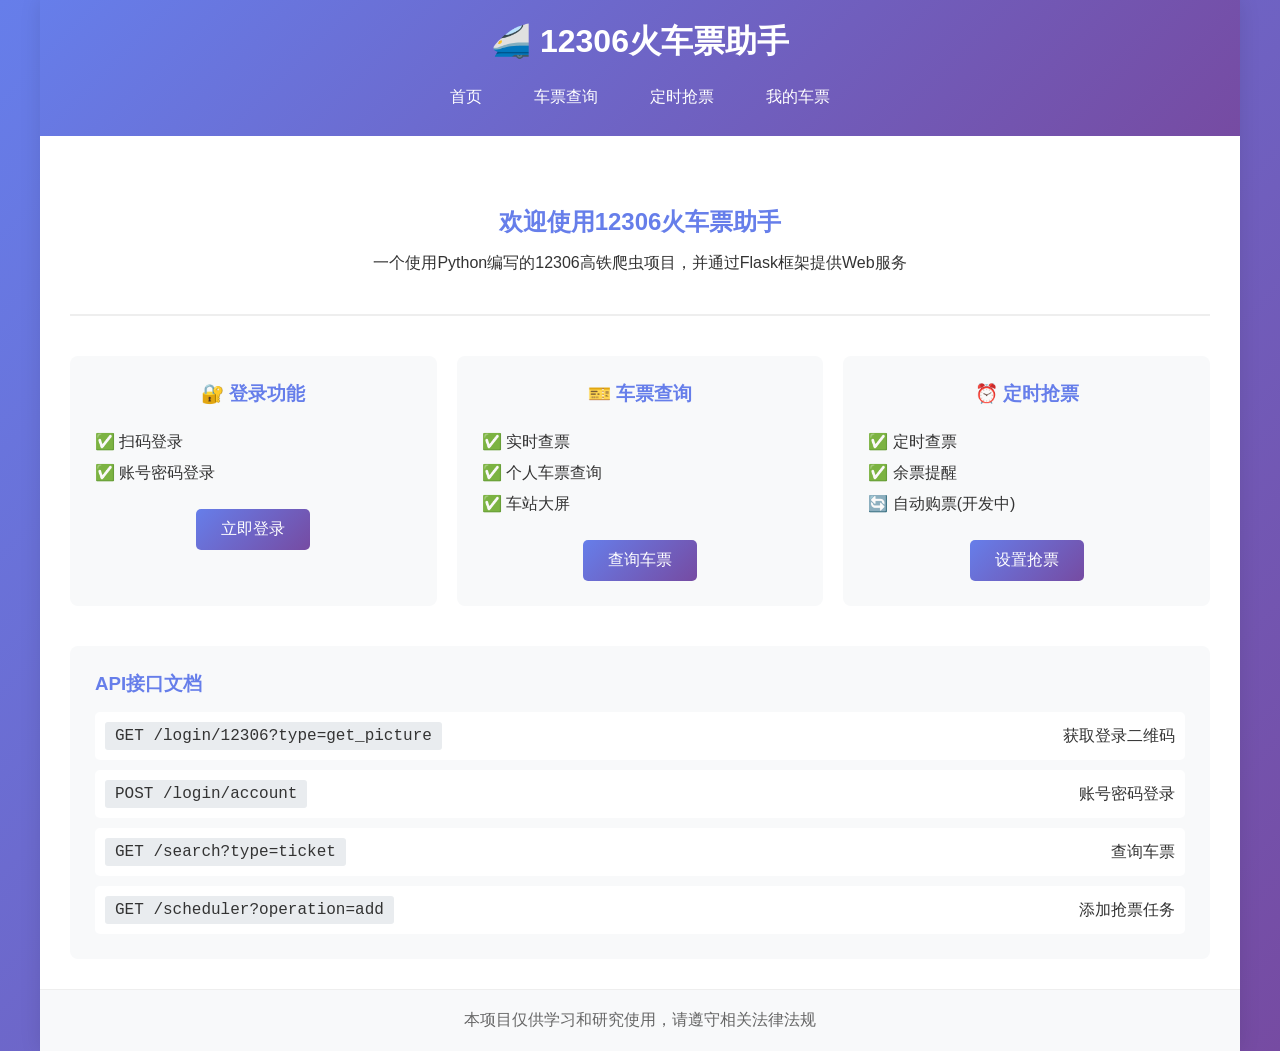
<file: templates/index.html>
<!DOCTYPE html>
<html lang="zh-CN">
<head>
    <meta charset="UTF-8">
    <meta name="viewport" content="width=device-width, initial-scale=1.0">
    <title>12306火车票助手 - 首页</title>
    <link rel="stylesheet" href="/static/css/style.css">
</head>
<body>
    <div class="container">
        <header>
            <h1>🚄 12306火车票助手</h1>
            <nav>
                <a href="/">首页</a>
                <a href="/ui/search">车票查询</a>
                <a href="/ui/schedule">定时抢票</a>
                <a href="/ui/my_tickets">我的车票</a>
            </nav>
        </header>

        <main>
            <div class="welcome-section">
                <h2>欢迎使用12306火车票助手</h2>
                <p>一个使用Python编写的12306高铁爬虫项目，并通过Flask框架提供Web服务</p>
            </div>

            <div class="features">
                <div class="feature-card">
                    <h3>🔐 登录功能</h3>
                    <ul>
                        <li>✅ 扫码登录</li>
                        <li>✅ 账号密码登录</li>
                    </ul>
                    <a href="/ui/login" class="btn">立即登录</a>
                </div>

                <div class="feature-card">
                    <h3>🎫 车票查询</h3>
                    <ul>
                        <li>✅ 实时查票</li>
                        <li>✅ 个人车票查询</li>
                        <li>✅ 车站大屏</li>
                    </ul>
                    <a href="/ui/search" class="btn">查询车票</a>
                </div>

                <div class="feature-card">
                    <h3>⏰ 定时抢票</h3>
                    <ul>
                        <li>✅ 定时查票</li>
                        <li>✅ 余票提醒</li>
                        <li>🔄 自动购票(开发中)</li>
                    </ul>
                    <a href="/ui/schedule" class="btn">设置抢票</a>
                </div>
            </div>

            <div class="api-info">
                <h3>API接口文档</h3>
                <div class="api-list">
                    <div class="api-item">
                        <code>GET /login/12306?type=get_picture</code>
                        <span>获取登录二维码</span>
                    </div>
                    <div class="api-item">
                        <code>POST /login/account</code>
                        <span>账号密码登录</span>
                    </div>
                    <div class="api-item">
                        <code>GET /search?type=ticket</code>
                        <span>查询车票</span>
                    </div>
                    <div class="api-item">
                        <code>GET /scheduler?operation=add</code>
                        <span>添加抢票任务</span>
                    </div>
                </div>
            </div>
        </main>

        <footer>
            <p>本项目仅供学习和研究使用，请遵守相关法律法规</p>
        </footer>
    </div>
</body>
</html>
</file>
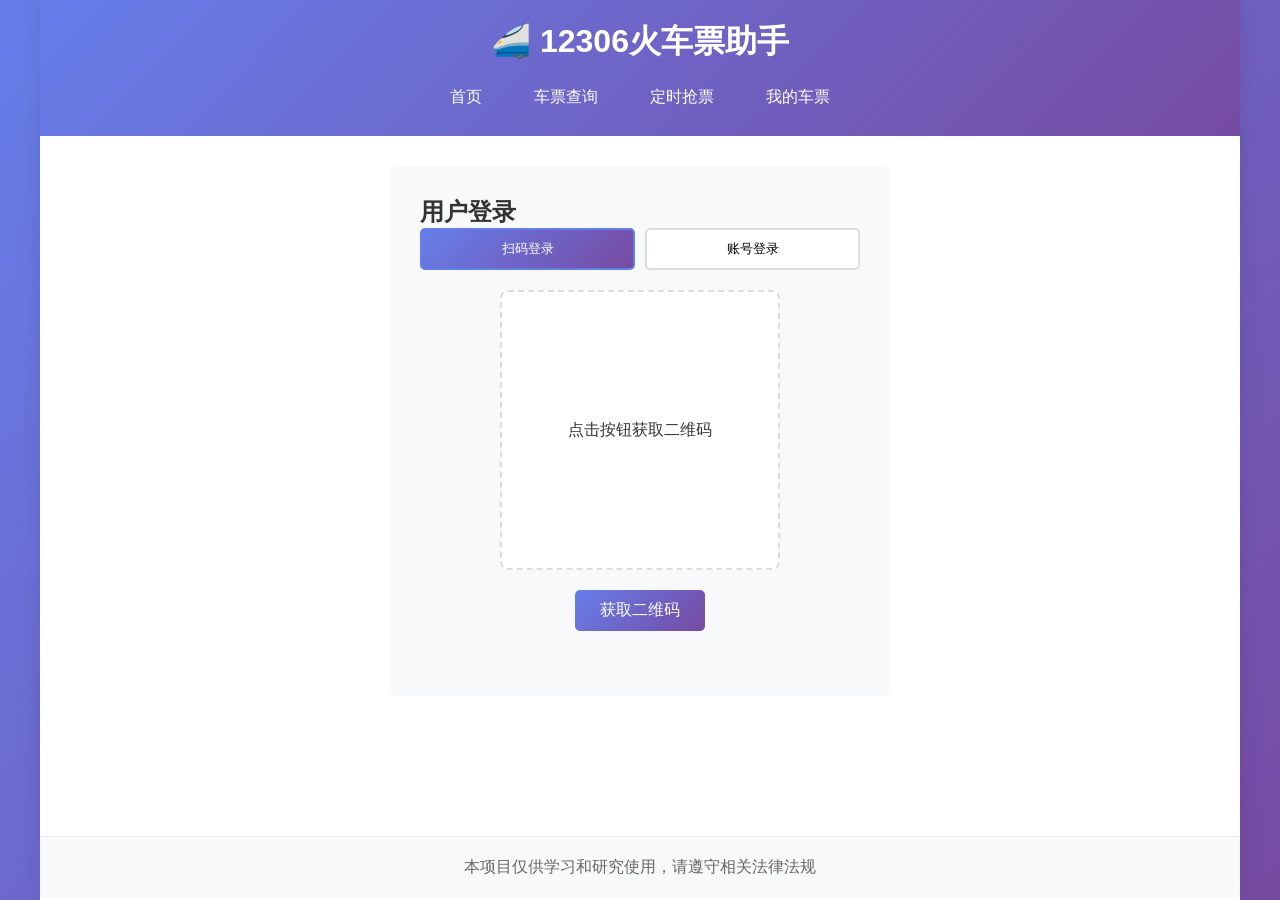
<file: templates/login.html>
<!DOCTYPE html>
<html lang="zh-CN">
<head>
    <meta charset="UTF-8">
    <meta name="viewport" content="width=device-width, initial-scale=1.0">
    <title>登录 - 12306火车票助手</title>
    <link rel="stylesheet" href="/static/css/style.css">
</head>
<body>
    <div class="container">
        <header>
            <h1>🚄 12306火车票助手</h1>
            <nav>
                <a href="/">首页</a>
                <a href="/ui/search">车票查询</a>
                <a href="/ui/schedule">定时抢票</a>
                <a href="/ui/my_tickets">我的车票</a>
            </nav>
        </header>

        <main>
            <div class="login-container">
                <h2>用户登录</h2>

                <div class="login-tabs">
                    <button class="tab-btn active" onclick="showTab('qr')">扫码登录</button>
                    <button class="tab-btn" onclick="showTab('account')">账号登录</button>
                </div>

                <div id="qr-login" class="login-tab active">
                    <div class="qr-section">
                        <div id="qr-code" class="qr-placeholder">
                            <p>点击按钮获取二维码</p>
                        </div>
                        <button onclick="getQRCode()" class="btn">获取二维码</button>
                        <p id="qr-status" class="status-text"></p>
                    </div>
                </div>

                <div id="account-login" class="login-tab">
                    <form id="account-form">
                        <div class="form-group">
                            <label>用户名</label>
                            <input type="text" id="username" name="username" placeholder="请输入12306用户名" required>
                        </div>
                        <div class="form-group">
                            <label>密码</label>
                            <input type="password" id="password" name="password" placeholder="请输入密码" required>
                        </div>
                        <button type="submit" class="btn">登录</button>
                        <p id="account-status" class="status-text"></p>
                    </form>
                </div>
            </div>
        </main>

        <footer>
            <p>本项目仅供学习和研究使用，请遵守相关法律法规</p>
        </footer>
    </div>

    <script src="/static/js/login.js"></script>
</body>
</html>
</file>
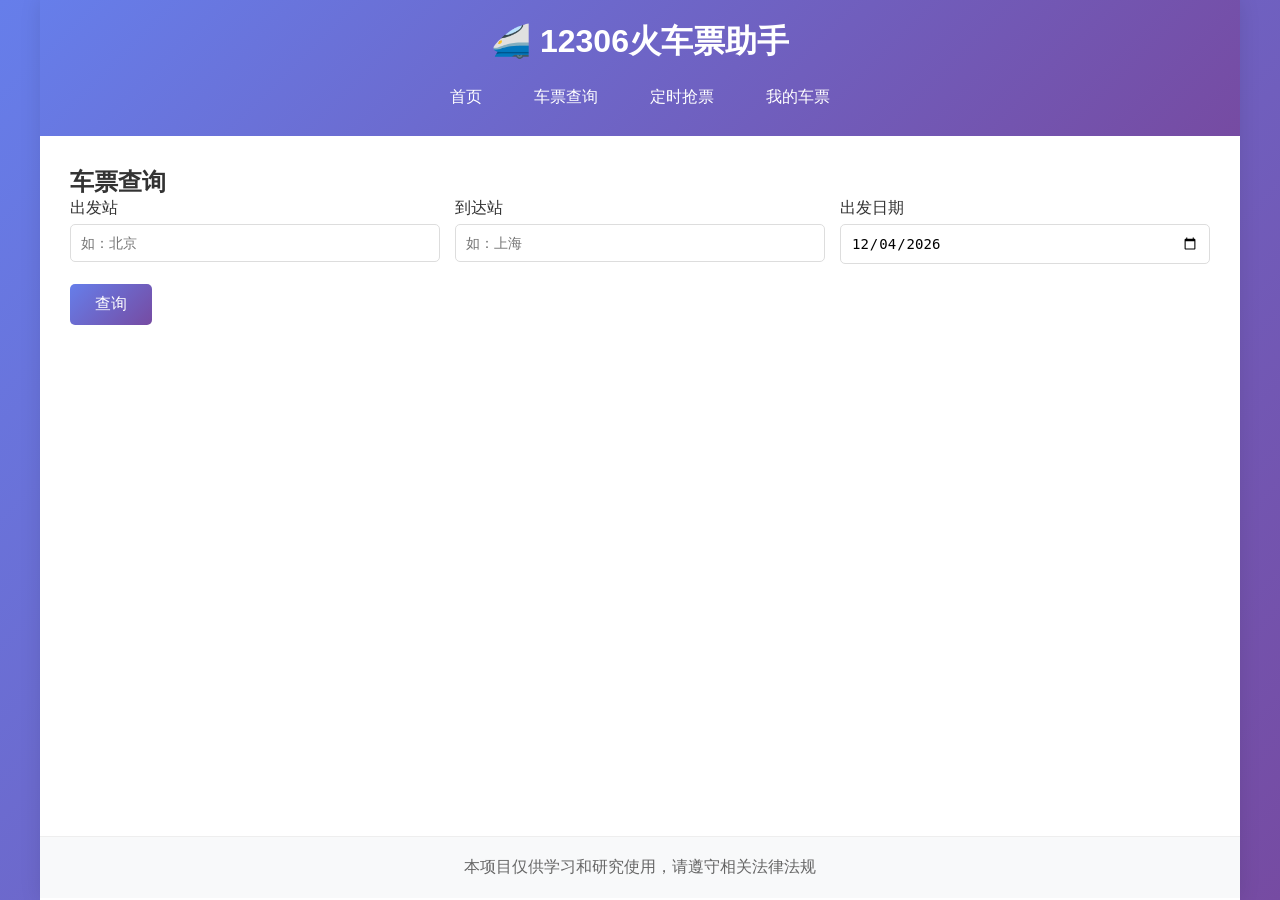
<file: templates/search.html>
<!DOCTYPE html>
<html lang="zh-CN">
<head>
    <meta charset="UTF-8">
    <meta name="viewport" content="width=device-width, initial-scale=1.0">
    <title>车票查询 - 12306火车票助手</title>
    <link rel="stylesheet" href="/static/css/style.css">
</head>
<body>
    <div class="container">
        <header>
            <h1>🚄 12306火车票助手</h1>
            <nav>
                <a href="/">首页</a>
                <a href="/ui/search">车票查询</a>
                <a href="/ui/schedule">定时抢票</a>
                <a href="/ui/my_tickets">我的车票</a>
            </nav>
        </header>

        <main>
            <div class="search-container">
                <h2>车票查询</h2>

                <form id="search-form">
                    <div class="form-row">
                        <div class="form-group">
                            <label>出发站</label>
                            <input type="text" id="from-station" name="from" placeholder="如：北京" required>
                        </div>
                        <div class="form-group">
                            <label>到达站</label>
                            <input type="text" id="to-station" name="to" placeholder="如：上海" required>
                        </div>
                        <div class="form-group">
                            <label>出发日期</label>
                            <input type="date" id="date" name="date" required>
                        </div>
                    </div>
                    <button type="submit" class="btn">查询</button>
                </form>

                <div id="results" class="results-container">
                    <!-- 查询结果将显示在这里 -->
                </div>
            </div>
        </main>

        <footer>
            <p>本项目仅供学习和研究使用，请遵守相关法律法规</p>
        </footer>
    </div>

    <script src="/static/js/search.js"></script>
</body>
</html>
</file>
<file: static/css/style.css>
/* 全局样式 */
* {
    margin: 0;
    padding: 0;
    box-sizing: border-box;
}

body {
    font-family: -apple-system, BlinkMacSystemFont, "Segoe UI", Roboto, "Helvetica Neue", Arial, sans-serif;
    background: linear-gradient(135deg, #667eea 0%, #764ba2 100%);
    min-height: 100vh;
    color: #333;
}

.container {
    max-width: 1200px;
    margin: 0 auto;
    background: white;
    min-height: 100vh;
    box-shadow: 0 0 20px rgba(0,0,0,0.1);
}

/* 头部样式 */
header {
    background: linear-gradient(135deg, #667eea 0%, #764ba2 100%);
    color: white;
    padding: 20px;
    text-align: center;
}

header h1 {
    margin-bottom: 15px;
    font-size: 2em;
}

nav {
    display: flex;
    justify-content: center;
    gap: 20px;
    flex-wrap: wrap;
}

nav a {
    color: white;
    text-decoration: none;
    padding: 8px 16px;
    border-radius: 4px;
    transition: background 0.3s;
}

nav a:hover {
    background: rgba(255,255,255,0.2);
}

/* 主内容区域 */
main {
    padding: 30px;
    min-height: calc(100vh - 200px);
}

/* 首页样式 */
.welcome-section {
    text-align: center;
    padding: 40px 20px;
    border-bottom: 2px solid #eee;
    margin-bottom: 40px;
}

.welcome-section h2 {
    color: #667eea;
    margin-bottom: 15px;
}

.features {
    display: grid;
    grid-template-columns: repeat(auto-fit, minmax(280px, 1fr));
    gap: 20px;
    margin-bottom: 40px;
}

.feature-card {
    background: #f8f9fa;
    padding: 25px;
    border-radius: 8px;
    text-align: center;
    transition: transform 0.3s;
}

.feature-card:hover {
    transform: translateY(-5px);
    box-shadow: 0 5px 15px rgba(0,0,0,0.1);
}

.feature-card h3 {
    color: #667eea;
    margin-bottom: 15px;
}

.feature-card ul {
    list-style: none;
    margin: 20px 0;
    text-align: left;
}

.feature-card li {
    padding: 5px 0;
}

/* 按钮样式 */
.btn {
    display: inline-block;
    background: linear-gradient(135deg, #667eea 0%, #764ba2 100%);
    color: white;
    padding: 10px 25px;
    border: none;
    border-radius: 5px;
    cursor: pointer;
    text-decoration: none;
    transition: opacity 0.3s;
    font-size: 16px;
}

.btn:hover {
    opacity: 0.9;
}

.btn-small {
    padding: 6px 15px;
    font-size: 14px;
}

/* API信息区域 */
.api-info {
    background: #f8f9fa;
    padding: 25px;
    border-radius: 8px;
    margin-top: 30px;
}

.api-info h3 {
    color: #667eea;
    margin-bottom: 15px;
}

.api-list {
    display: flex;
    flex-direction: column;
    gap: 10px;
}

.api-item {
    display: flex;
    justify-content: space-between;
    padding: 10px;
    background: white;
    border-radius: 5px;
    align-items: center;
}

.api-item code {
    background: #e9ecef;
    padding: 5px 10px;
    border-radius: 3px;
    font-family: 'Courier New', monospace;
}

/* 登录页面样式 */
.login-container {
    max-width: 500px;
    margin: 0 auto;
    padding: 30px;
    background: #f8f9fa;
    border-radius: 8px;
}

.login-tabs {
    display: flex;
    gap: 10px;
    margin-bottom: 20px;
}

.tab-btn {
    flex: 1;
    padding: 10px;
    background: white;
    border: 2px solid #ddd;
    border-radius: 5px;
    cursor: pointer;
    transition: all 0.3s;
}

.tab-btn.active {
    background: linear-gradient(135deg, #667eea 0%, #764ba2 100%);
    color: white;
    border-color: #667eea;
}

.login-tab {
    display: none;
}

.login-tab.active {
    display: block;
}

.qr-section {
    text-align: center;
}

.qr-placeholder {
    width: 280px;
    height: 280px;
    margin: 20px auto;
    border: 2px dashed #ddd;
    display: flex;
    align-items: center;
    justify-content: center;
    border-radius: 8px;
    background: white;
}

.qr-placeholder img {
    max-width: 100%;
    max-height: 100%;
}

/* 表单样式 */
.form-group {
    margin-bottom: 20px;
}

.form-group label {
    display: block;
    margin-bottom: 5px;
    font-weight: 500;
}

.form-group input,
.form-group select {
    width: 100%;
    padding: 10px;
    border: 1px solid #ddd;
    border-radius: 5px;
    font-size: 14px;
}

.form-row {
    display: grid;
    grid-template-columns: repeat(auto-fit, minmax(200px, 1fr));
    gap: 15px;
}

.status-text {
    margin-top: 15px;
    padding: 10px;
    border-radius: 5px;
    text-align: center;
}

.status-text.success {
    background: #d4edda;
    color: #155724;
}

.status-text.error {
    background: #f8d7da;
    color: #721c24;
}

/* 查询结果样式 */
.results-container {
    margin-top: 30px;
}

.ticket-card {
    background: white;
    border: 1px solid #ddd;
    border-radius: 8px;
    padding: 20px;
    margin-bottom: 15px;
}

.ticket-header {
    display: flex;
    justify-content: space-between;
    align-items: center;
    margin-bottom: 15px;
    padding-bottom: 15px;
    border-bottom: 1px solid #eee;
}

.train-info {
    font-size: 24px;
    font-weight: bold;
    color: #667eea;
}

.time-info {
    display: flex;
    gap: 20px;
    align-items: center;
}

.seat-list {
    display: grid;
    grid-template-columns: repeat(auto-fill, minmax(150px, 1fr));
    gap: 10px;
}

.seat-item {
    padding: 10px;
    background: #f8f9fa;
    border-radius: 5px;
    text-align: center;
}

.seat-type {
    font-weight: bold;
    color: #667eea;
}

.seat-price {
    color: #e74c3c;
    font-size: 18px;
    margin: 5px 0;
}

/* 任务列表样式 */
.jobs-container {
    margin-top: 20px;
}

.job-card {
    background: white;
    border: 1px solid #ddd;
    border-radius: 8px;
    padding: 15px;
    margin-bottom: 10px;
}

.job-header {
    display: flex;
    justify-content: space-between;
    align-items: center;
    margin-bottom: 10px;
}

.job-id {
    font-weight: bold;
    color: #667eea;
}

.job-actions {
    display: flex;
    gap: 10px;
}

.job-actions button {
    padding: 5px 10px;
    font-size: 12px;
}

.job-info {
    font-size: 14px;
    color: #666;
}

/* 页脚样式 */
footer {
    background: #f8f9fa;
    text-align: center;
    padding: 20px;
    color: #666;
    border-top: 1px solid #eee;
}

/* 响应式设计 */
@media (max-width: 768px) {
    .form-row {
        grid-template-columns: 1fr;
    }

    .features {
        grid-template-columns: 1fr;
    }

    .api-item {
        flex-direction: column;
        align-items: flex-start;
        gap: 10px;
    }
}
</file>
